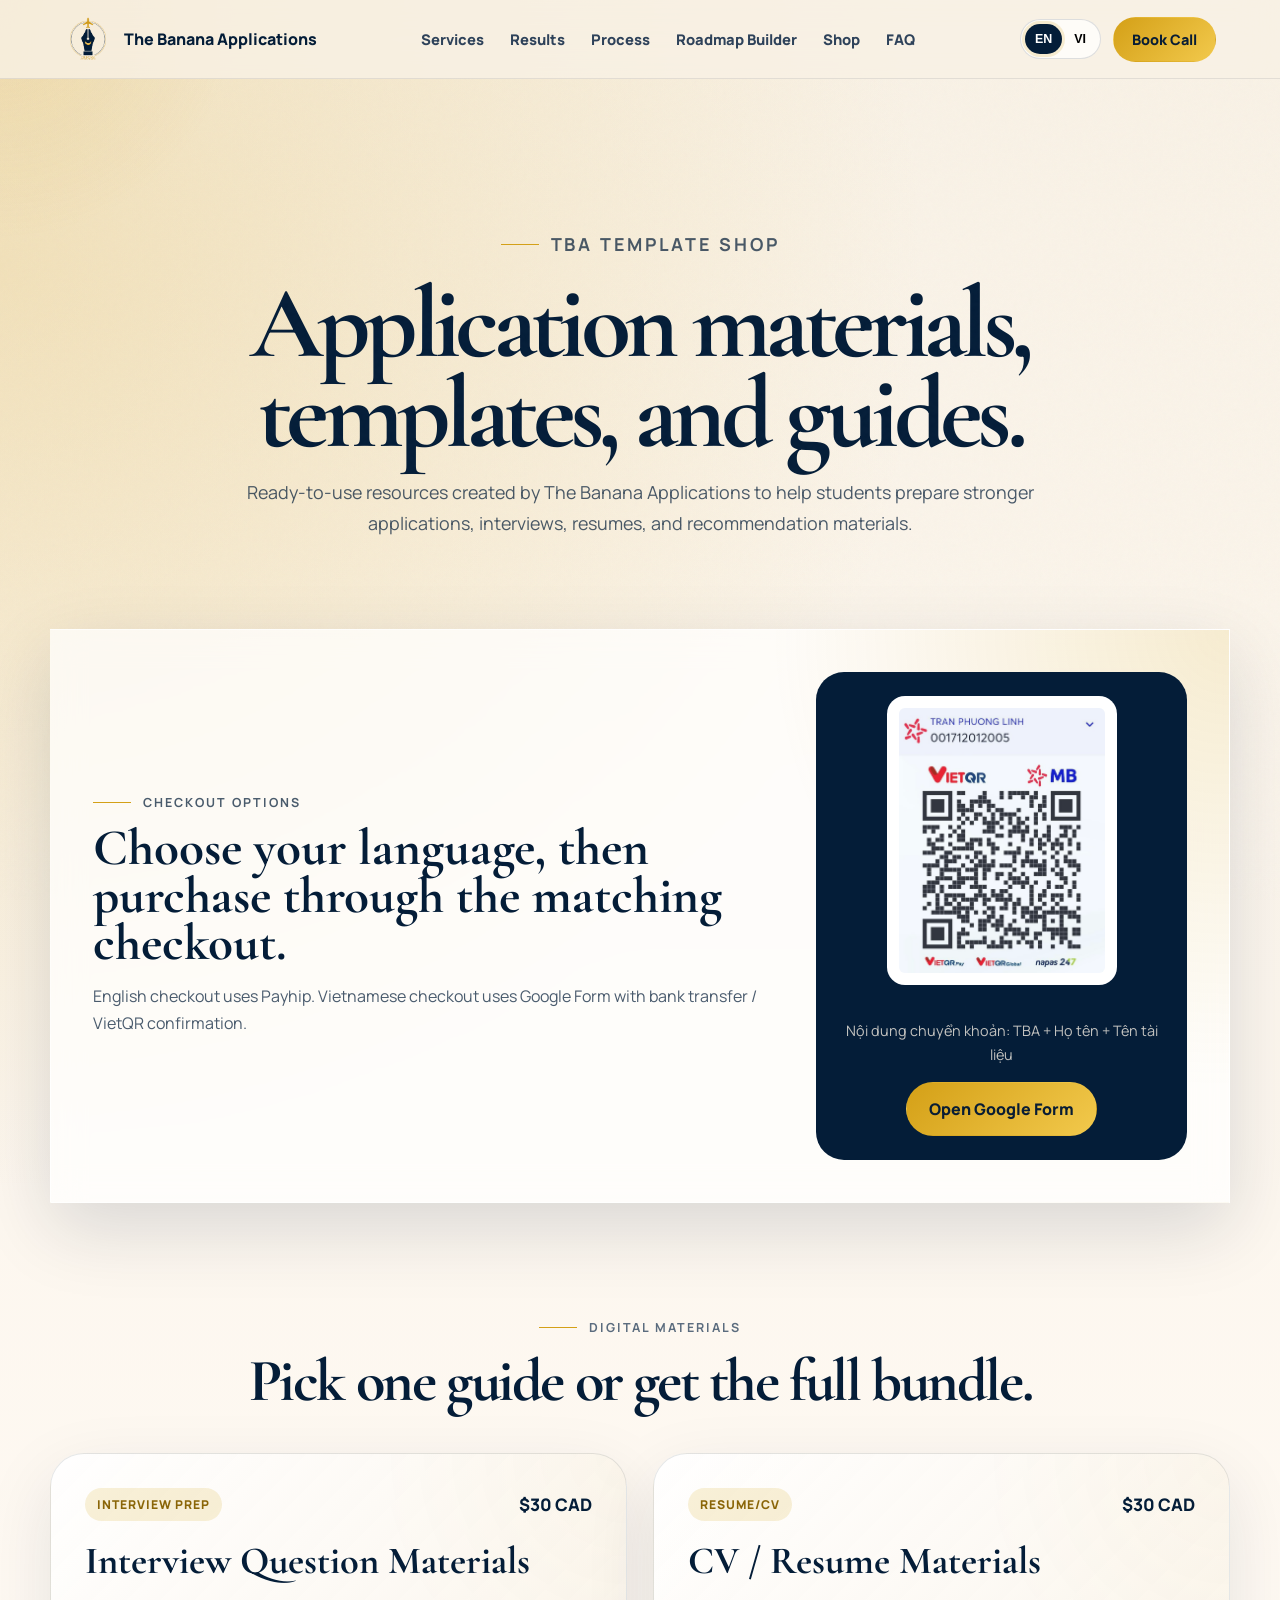
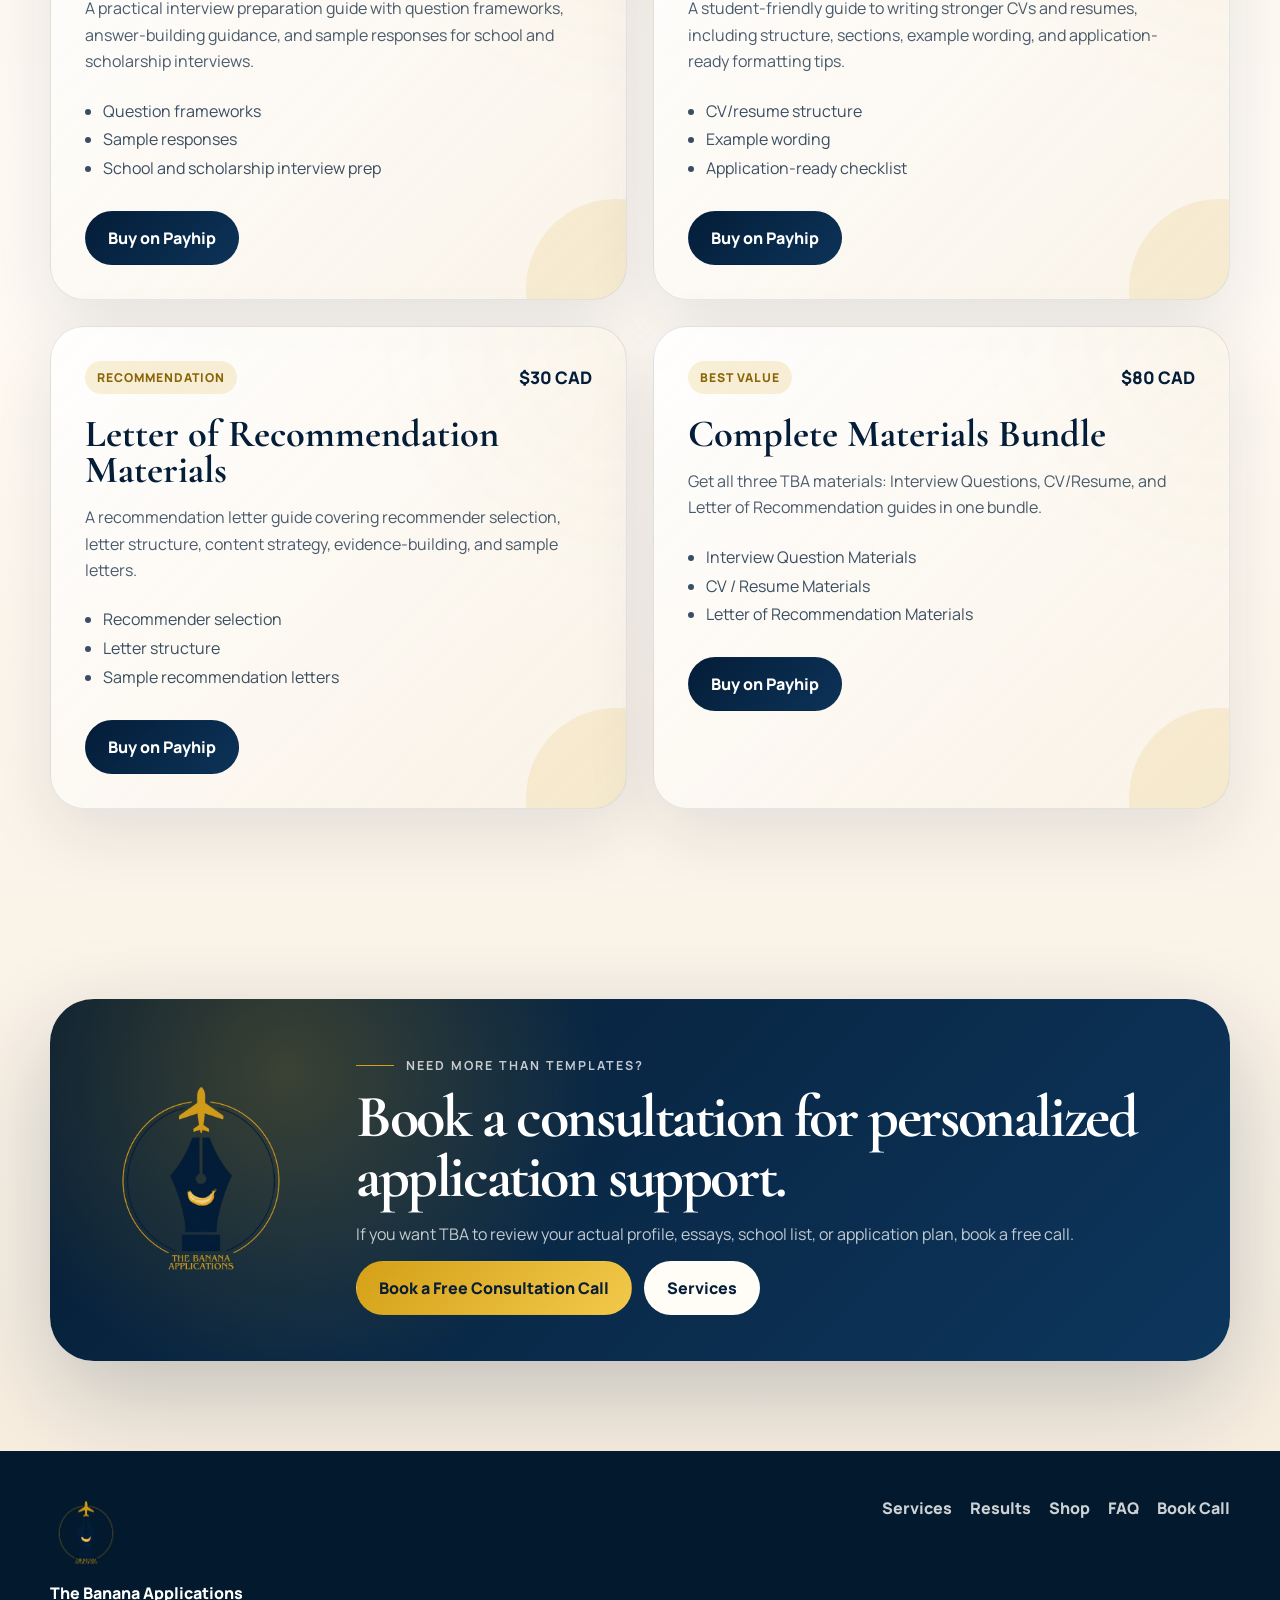
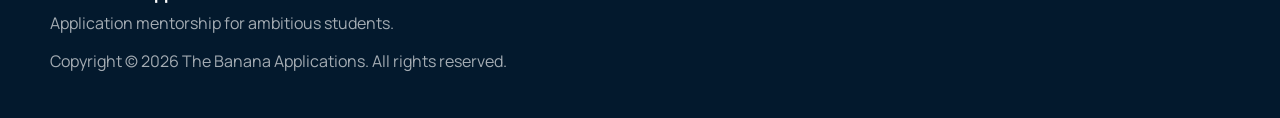
<file: shop.html>
<!doctype html>
<html lang="en">
<head>
  <meta charset="utf-8" />
  <meta name="viewport" content="width=device-width, initial-scale=1" />
  <title>Template Shop | The Banana Applications</title>
  <meta name="description" content="Buy The Banana Applications digital application materials, templates, and guides." />
  <meta name="theme-color" content="#041d38" />
  <meta property="og:title" content="TBA Template Shop" />
  <meta property="og:description" content="Application materials, templates, and guides by The Banana Applications." />
  <meta property="og:image" content="tba-logo.png" />
  <link rel="icon" href="tba-logo.png" />
  <link rel="preconnect" href="https://fonts.googleapis.com">
  <link rel="preconnect" href="https://fonts.gstatic.com" crossorigin>
  <link href="https://fonts.googleapis.com/css2?family=Cormorant+Garamond:wght@500;600;700&family=Manrope:wght@400;500;600;700;800&display=swap" rel="stylesheet">
  <link rel="stylesheet" href="styles.css" />
</head>

<body data-page="shop">
  <div class="cursor-glow" id="cursorGlow"></div>
  <div class="page-noise"></div>

  <header class="site-header" id="top">
    <a class="brand" href="index.html#top" aria-label="The Banana Applications home">
      <img src="tba-logo.png" alt="The Banana Applications logo" />
      <span>The Banana Applications</span>
    </a>

    <nav class="desktop-nav" aria-label="Main navigation">
      <a href="index.html#services" data-i18n="navServices">Services</a>
      <a href="results.html" data-i18n="navResults">Results</a>
      <a href="index.html#process" data-i18n="navProcess">Process</a>
      <a href="index.html#roadmap" data-i18n="navRoadmap">Roadmap Builder</a>
      <a href="shop.html" data-i18n="navShop">Shop</a>
      <a href="index.html#faq" data-i18n="navFAQ">FAQ</a>
    </nav>

    <div class="header-actions">
      <button class="lang-toggle" type="button" aria-label="Switch language">
        <span class="lang-pill active" data-lang="en">EN</span>
        <span class="lang-pill" data-lang="vi">VI</span>
      </button>
      <a class="btn btn-gold btn-small book-link" href="#" target="_blank" rel="noopener" data-i18n="bookShort">Book Call</a>
      <button class="menu-button" type="button" aria-label="Open menu">☰</button>
    </div>
  </header>

  <div class="mobile-menu" aria-label="Mobile navigation">
    <a href="index.html#services" data-i18n="navServices">Services</a>
    <a href="results.html" data-i18n="navResults">Results</a>
    <a href="index.html#process" data-i18n="navProcess">Process</a>
    <a href="index.html#roadmap" data-i18n="navRoadmap">Roadmap Builder</a>
    <a href="shop.html" data-i18n="navShop">Shop</a>
    <a href="index.html#faq" data-i18n="navFAQ">FAQ</a>
  </div>

  <main id="main">
    <section class="shop-hero section-shell">
      <p class="eyebrow centered">
        <span></span>
        <strong data-i18n="shopEyebrow">TBA Template Shop</strong>
      </p>
      <h1 data-i18n="shopTitle">Application materials, templates, and guides.</h1>
      <p data-i18n="shopSubtitle">
        Ready-to-use resources created by The Banana Applications to help students prepare stronger applications, interviews, resumes, and recommendation materials.
      </p>
    </section>

    <section class="shop-payment section-shell">
      <div class="shop-payment-card premium-card">
        <div>
          <p class="eyebrow">
            <span></span>
            <strong data-i18n="paymentEyebrow">Checkout options</strong>
          </p>
          <h2 data-i18n="paymentTitle">Choose your language, then purchase through the matching checkout.</h2>
          <p data-i18n="paymentBody">
            English checkout uses Payhip. Vietnamese checkout uses Google Form with bank transfer / VietQR confirmation.
          </p>
        </div>

        <div class="payment-mini-card">
          <img id="paymentQr" src="QR.png" alt="Vietnam payment QR code" />
          <p id="transferNote">Nội dung chuyển khoản: TBA + Họ tên + Tên tài liệu</p>
          <a class="btn btn-gold" id="vietFormBtn" href="#" target="_blank" rel="noopener" data-i18n="openForm">Open Google Form</a>
        </div>
      </div>
    </section>

    <section class="shop-products section-shell">
      <div class="section-heading reveal">
        <p class="eyebrow centered">
          <span></span>
          <strong data-i18n="materialsEyebrow">Digital materials</strong>
        </p>
        <h2 data-i18n="materialsTitle">Pick one guide or get the full bundle.</h2>
      </div>

      <div class="shop-grid" id="shopGrid"></div>
    </section>

    <section class="final-cta" id="contact">
      <div class="section-shell final-card reveal">
        <img src="tba-logo.png" alt="The Banana Applications logo" />
        <div>
          <p class="eyebrow">
            <span></span>
            <strong data-i18n="shopCtaEyebrow">Need more than templates?</strong>
          </p>
          <h2 data-i18n="shopCtaTitle">Book a consultation for personalized application support.</h2>
          <p data-i18n="shopCtaBody">If you want TBA to review your actual profile, essays, school list, or application plan, book a free call.</p>
          <div class="final-actions">
            <a class="btn btn-gold book-link" href="#" target="_blank" rel="noopener" data-i18n="bookFull">Book a Free Consultation Call</a>
            <a class="btn btn-light" href="index.html#services" data-i18n="navServices">Services</a>
          </div>
        </div>
      </div>
    </section>
  </main>

  <footer class="site-footer">
    <div class="section-shell footer-grid">
      <div>
        <img src="tba-logo.png" alt="The Banana Applications logo" />
        <p>The Banana Applications</p>
        <span data-i18n="footerTagline">Application mentorship for ambitious students.</span>
        <span class="copyright">Copyright © 2026 The Banana Applications. All rights reserved.</span>
      </div>

      <div class="footer-links">
        <a href="index.html#services" data-i18n="navServices">Services</a>
        <a href="results.html" data-i18n="navResults">Results</a>
        <a href="shop.html" data-i18n="navShop">Shop</a>
        <a href="index.html#faq" data-i18n="navFAQ">FAQ</a>
        <a class="book-link" href="#" target="_blank" rel="noopener" data-i18n="bookShort">Book Call</a>
      </div>
    </div>
  </footer>

  <script src="data.js"></script>
  <script src="script.js"></script>
</body>
</html>
</file>
<file: styles.css>
:root{--navy:#041d38;--navy2:#092947;--gold:#d4a017;--gold2:#f2c94c;--cream:#f8f1e5;--ivory:#fffaf0;--ink:#0b1f35;--muted:#617084;--line:rgba(4,29,56,.13);--shadow:0 26px 70px rgba(4,29,56,.14);--shadow2:0 36px 100px rgba(4,29,56,.22);--radius:28px;--serif:"Cormorant Garamond",Georgia,serif;--sans:"Manrope",system-ui,sans-serif}*{box-sizing:border-box}html{scroll-behavior:smooth}body{margin:0;background:radial-gradient(circle at 0 8%,rgba(212,160,23,.22),transparent 28%),linear-gradient(180deg,var(--cream),#fffaf4 55%,#f6ecdc);color:var(--ink);font-family:var(--sans);overflow-x:hidden}.page-noise{position:fixed;inset:0;pointer-events:none;opacity:.42;background-image:url("data:image/svg+xml,%3Csvg viewBox='0 0 200 200' xmlns='http://www.w3.org/2000/svg'%3E%3Cfilter id='n'%3E%3CfeTurbulence type='fractalNoise' baseFrequency='.9' numOctaves='4' stitchTiles='stitch'/%3E%3C/filter%3E%3Crect width='100%25' height='100%25' filter='url(%23n)' opacity='.05'/%3E%3C/svg%3E");z-index:0}.cursor-glow{position:fixed;width:520px;height:520px;border-radius:50%;background:radial-gradient(circle,rgba(212,160,23,.19),transparent 65%);pointer-events:none;transform:translate(-50%,-50%);z-index:0;opacity:.8}.skip-link{position:absolute;left:-999px}.skip-link:focus{left:20px;top:20px;z-index:99}.section-shell{width:min(1180px,calc(100% - 42px));margin:0 auto}.site-header{position:sticky;top:0;z-index:50;display:flex;align-items:center;justify-content:space-between;padding:15px min(5vw,72px);background:rgba(248,241,229,.82);backdrop-filter:blur(18px);border-bottom:1px solid rgba(4,29,56,.09)}.brand{display:flex;align-items:center;gap:12px;color:var(--navy);text-decoration:none;font-weight:850}.brand img{width:48px;height:48px;object-fit:contain}.desktop-nav{display:flex;gap:26px;align-items:center}.desktop-nav a,.mobile-menu a{color:#2e425a;text-decoration:none;font-weight:800;font-size:.92rem}.desktop-nav a:hover{color:var(--gold)}.header-actions{display:flex;gap:12px;align-items:center}.lang-toggle{border:1px solid var(--line);background:rgba(255,255,255,.7);padding:4px;border-radius:999px;display:flex;gap:2px;cursor:pointer}.lang-pill{padding:8px 10px;border-radius:999px;font-weight:900;font-size:.78rem}.lang-pill.active{background:var(--navy);color:white;box-shadow:0 0 0 3px rgba(212,160,23,.18)}.btn{display:inline-flex;align-items:center;justify-content:center;border-radius:999px;padding:15px 22px;border:1px solid transparent;text-decoration:none;font-weight:900;transition:.25s ease;cursor:pointer}.btn:hover{transform:translateY(-2px);box-shadow:0 18px 38px rgba(4,29,56,.15)}.btn-small{padding:12px 18px;font-size:.9rem}.btn-gold{background:linear-gradient(135deg,var(--gold),var(--gold2));color:#091d34}.btn-navy{background:linear-gradient(135deg,var(--navy),#0c3358);color:white}.btn-outline{border-color:rgba(4,29,56,.18);background:rgba(255,255,255,.6);color:var(--navy)}.btn-light{background:#fffdf6;color:var(--navy);border-color:rgba(255,255,255,.45)}.menu-button{display:none;border:0;background:var(--navy);color:white;border-radius:12px;padding:9px 12px}.mobile-menu{display:none;position:sticky;top:79px;z-index:49;background:rgba(248,241,229,.96);padding:14px 22px;border-bottom:1px solid var(--line)}.mobile-menu.open{display:grid;gap:12px}.hero{position:relative;display:grid;grid-template-columns:1.05fr .95fr;gap:58px;align-items:center;min-height:760px;padding:90px 0}.eyebrow{display:flex;gap:12px;align-items:center;color:var(--gold);letter-spacing:.16em;text-transform:uppercase;font-size:.78rem;font-weight:900}.eyebrow span{width:38px;height:1px;background:var(--gold);display:inline-block}.eyebrow.centered{justify-content:center}.hero h1,.results-hero h1{font-family:var(--serif);font-size:clamp(4rem,8vw,7.8rem);line-height:.88;letter-spacing:-.055em;margin:22px 0;color:var(--navy)}.hero-subtitle{font-size:1.18rem;line-height:1.75;color:#465a70;max-width:780px}.hero-buttons{display:flex;gap:14px;flex-wrap:wrap;margin-top:30px}.trust-row{margin-top:28px;display:grid;grid-template-columns:repeat(3,1fr);gap:10px}.trust-row div{border:1px solid var(--line);border-radius:18px;padding:14px;background:rgba(255,255,255,.45)}.trust-row strong{display:block;color:var(--navy)}.trust-row span{color:var(--muted);font-size:.86rem}.premium-card{background:linear-gradient(145deg,rgba(255,255,255,.78),rgba(248,241,229,.45));border:1px solid rgba(255,255,255,.72);box-shadow:var(--shadow);backdrop-filter:blur(16px)}.hero-card{min-height:500px;border-radius:45px;background:radial-gradient(circle at 40% 35%,rgba(212,160,23,.22),transparent 25%),linear-gradient(145deg,#08213c,#0e365a 65%,#041d38);position:relative;overflow:hidden;display:grid;place-items:center;box-shadow:var(--shadow2)}.hero-grid-lines{position:absolute;inset:0;background:linear-gradient(rgba(255,255,255,.035) 1px,transparent 1px),linear-gradient(90deg,rgba(255,255,255,.035) 1px,transparent 1px);background-size:46px 46px;mask-image:radial-gradient(circle,black 15%,transparent 72%)}.hero-logo{width:min(360px,60%);filter:drop-shadow(0 22px 30px rgba(0,0,0,.32));z-index:2}.orbit{position:absolute;border:1px solid rgba(212,160,23,.38);border-radius:50%;animation:spin 18s linear infinite}.orbit-one{width:78%;height:78%}.orbit-two{width:58%;height:58%;border-color:rgba(248,241,229,.22);animation-duration:28s}.floating-note,.floating-stat{position:absolute;z-index:3;border:1px solid rgba(255,255,255,.18);background:rgba(255,255,255,.12);backdrop-filter:blur(14px);color:white;border-radius:20px;padding:18px 20px;box-shadow:0 24px 55px rgba(0,0,0,.18)}.floating-note span,.floating-stat span{display:block;font-weight:900;font-size:.78rem;color:rgba(255,255,255,.72)}.floating-note strong,.floating-stat strong{font-family:var(--serif);font-size:1.5rem}.top-left{top:70px;left:55px}.bottom-right{right:48px;bottom:52px}.floating-stat{right:55px;top:48px;text-align:center}.intro-band,.signature-section,.why-section{padding:90px 0;background:rgba(255,255,255,.36);border-top:1px solid var(--line);border-bottom:1px solid var(--line)}.intro-grid,.signature-grid,.why-grid,.roadmap-grid{display:grid;grid-template-columns:1fr 1fr;gap:55px;align-items:center}.intro-grid h2,.section-heading h2,.signature-grid h2,.why-grid h2,.roadmap-grid h2,.results-top h2,.university-heading h2,.final-card h2{font-family:var(--serif);font-size:clamp(2.5rem,4.7vw,4.4rem);line-height:1;letter-spacing:-.04em;margin:12px 0;color:var(--navy)}.intro-grid p,.signature-grid p,.why-grid p,.section-heading p,.results-top p,.roadmap-grid p{color:#5b6c7e;line-height:1.85}.metric-panel{display:grid;grid-template-columns:repeat(4,1fr);gap:1px;padding:46px 0}.metric-panel div{padding:28px;border:1px solid var(--line);background:rgba(255,255,255,.4)}.metric-panel span{font-family:var(--serif);font-weight:800;font-size:3.4rem;color:var(--navy)}.metric-panel p{margin:4px 0 0;color:var(--muted);font-weight:800}.university-strip{padding:75px 0;overflow:hidden}.university-heading{text-align:center;margin-bottom:34px}.logo-marquee{border-block:1px solid rgba(4,29,56,.12);background:rgba(255,255,255,.42);padding:24px 0;white-space:nowrap}.logo-track{display:inline-flex;gap:58px;align-items:center;animation:marquee 35s linear infinite}.school-wordmark{font-family:var(--serif);font-size:2.2rem;font-weight:800;color:var(--navy);opacity:.88}.school-wordmark:nth-child(3n){color:#5b2a86}.school-wordmark:nth-child(4n){color:#8c1515}.section-heading{text-align:center;max-width:790px;margin:0 auto 42px}.services,.process,.resources,.faq,.testimonials{padding:92px 0}.service-grid{display:grid;grid-template-columns:repeat(3,1fr);gap:18px}.service-card{position:relative;border-radius:28px;padding:28px;background:rgba(255,255,255,.56);border:1px solid rgba(4,29,56,.12);box-shadow:0 18px 50px rgba(4,29,56,.08);overflow:hidden;transition:.25s ease}.service-card:hover{transform:translateY(-5px);box-shadow:var(--shadow)}.service-icon{width:48px;height:48px;border-radius:16px;background:var(--navy);color:var(--gold2);display:grid;place-items:center;font-size:1.25rem;margin-bottom:24px}.service-card h3{font-family:var(--serif);font-size:1.8rem;margin:0 0 10px;color:var(--navy)}.service-card p{color:#5e6f81;line-height:1.7}.deliver-list{margin:18px 0 0;padding:0;display:grid;gap:8px;list-style:none}.deliver-list li{font-size:.86rem;color:#243c55;font-weight:800}.deliver-list li:before{content:'✓';color:var(--gold);margin-right:8px}.method-cards{display:grid;gap:14px}.method-cards article{padding:24px;border-radius:24px;background:rgba(255,255,255,.55);border:1px solid var(--line)}.method-cards b{color:var(--gold)}.method-cards h3{margin:8px 0;color:var(--navy)}.process-timeline{position:relative;display:grid;gap:20px}.process-timeline:before{content:"";position:absolute;left:34px;top:20px;bottom:20px;width:1px;background:linear-gradient(var(--gold),rgba(4,29,56,.1))}.process-card{position:relative;margin-left:70px;padding:28px;border-radius:28px;background:rgba(255,255,255,.6);border:1px solid var(--line);box-shadow:0 18px 50px rgba(4,29,56,.08)}.process-card .num{position:absolute;left:-70px;top:22px;width:68px;height:68px;border-radius:50%;display:grid;place-items:center;background:linear-gradient(135deg,var(--navy),#0e365a);color:var(--gold2);font-weight:900;border:5px solid var(--cream)}.process-card h3{font-family:var(--serif);font-size:2rem;margin:0 0 8px;color:var(--navy)}.process-card p{color:#5b6c7e;line-height:1.75}.process-output{display:inline-flex;margin-top:12px;border-radius:999px;background:rgba(212,160,23,.14);color:#6b4b00;padding:8px 12px;font-weight:900;font-size:.85rem}.roadmap-section{padding:92px 0;background:linear-gradient(135deg,#071f38,#0c3358);color:white}.roadmap-grid h2,.roadmap-grid .eyebrow,.roadmap-grid p{color:white}.roadmap-card{padding:30px;border-radius:32px;background:rgba(255,255,255,.1);border-color:rgba(255,255,255,.16)}.quiz-step{display:grid;gap:8px;margin-bottom:16px}.quiz-step label{font-weight:900;color:rgba(255,255,255,.82)}.quiz-step select,.results-tools input,.results-tools select{width:100%;border:1px solid rgba(4,29,56,.15);background:white;border-radius:16px;padding:14px 16px;font:inherit;color:var(--navy)}.roadmap-output{display:none;margin-top:18px;padding:18px;border-radius:22px;background:rgba(255,255,255,.12);border:1px solid rgba(255,255,255,.18);line-height:1.7}.roadmap-output.show{display:block}.results-section{padding:95px 0;background:rgba(4,29,56,.04)}.results-top{display:grid;grid-template-columns:1.05fr .95fr;gap:40px;align-items:end;margin-bottom:34px}.results-grid{display:grid;grid-template-columns:repeat(2,1fr);gap:22px}.result-card{background:#fffdf6;border-radius:30px;overflow:hidden;border:1px solid var(--line);box-shadow:0 20px 60px rgba(4,29,56,.1);transition:.25s ease;display:flex;flex-direction:column}.result-card:hover{transform:translateY(-4px);box-shadow:var(--shadow)}.result-image{aspect-ratio:1.05/1;background:#ead8c2;overflow:hidden}.result-image img{width:100%;height:100%;object-fit:cover;display:block}.result-body{padding:24px}.result-category{display:inline-flex;border-radius:999px;background:rgba(212,160,23,.16);color:#6a4b00;padding:7px 12px;font-weight:900;font-size:.76rem;text-transform:uppercase;letter-spacing:.08em}.result-body h3{font-family:var(--serif);font-size:2.2rem;margin:14px 0 8px;color:var(--navy)}.result-body p{color:#5b6c7e;line-height:1.65}.tag-row{display:flex;gap:8px;flex-wrap:wrap}.tag-row span{font-size:.75rem;font-weight:900;color:var(--navy);background:rgba(4,29,56,.07);border-radius:999px;padding:6px 9px}.result-open{margin-top:14px;border:0;background:transparent;color:var(--gold);font-weight:900;cursor:pointer}.inline-cta{margin-top:28px;border-radius:34px;background:linear-gradient(135deg,var(--navy),#0e365a);color:white;padding:30px;display:flex;align-items:center;justify-content:space-between;gap:20px;box-shadow:var(--shadow2)}.inline-cta p{margin:0;color:rgba(255,255,255,.72);font-weight:900}.inline-cta h3{font-family:var(--serif);font-size:2.4rem;margin:6px 0 0}.cta-actions{display:flex;gap:12px;flex-wrap:wrap}.testimonials{display:grid;place-items:center}.testimonial-card{max-width:820px;padding:44px;border-radius:38px;text-align:center}.quote-mark{font-family:var(--serif);font-size:6rem;color:var(--gold);line-height:0;margin:32px 0}.testimonial-card p:not(.quote-mark){font-family:var(--serif);font-size:2.4rem;line-height:1.1;color:var(--navy)}.testimonial-card strong{display:block}.testimonial-card span{color:var(--muted)}.mini-link{border:0;background:transparent;color:var(--gold);font-weight:900;margin-top:18px;cursor:pointer}.faq-list{max-width:880px;margin:auto;display:grid;gap:12px}.faq-item{border:1px solid var(--line);border-radius:22px;background:rgba(255,255,255,.56);overflow:hidden}.faq-q{width:100%;border:0;background:transparent;padding:20px 22px;display:flex;justify-content:space-between;align-items:center;font-weight:900;color:var(--navy);font-size:1rem;cursor:pointer}.faq-a{display:none;padding:0 22px 22px;color:#5b6c7e;line-height:1.75}.faq-item.open .faq-a{display:block}.final-cta{padding:90px 0}.final-card{border-radius:44px;background:radial-gradient(circle at 20% 20%,rgba(212,160,23,.25),transparent 32%),linear-gradient(135deg,#061d34,#0d365d);color:white;padding:46px;display:grid;grid-template-columns:220px 1fr;gap:40px;align-items:center;box-shadow:var(--shadow2)}.final-card img{width:210px}.final-card h2{color:white}.final-card p{color:rgba(255,255,255,.75)}.final-actions{display:flex;gap:12px;flex-wrap:wrap}.site-footer{padding:46px 0;background:#03192d;color:white}.footer-grid{display:flex;justify-content:space-between;gap:30px}.footer-grid img{width:72px}.footer-grid p{font-weight:900;margin:8px 0}.footer-grid span{display:block;color:rgba(255,255,255,.64);margin-top:6px}.copyright{margin-top:16px!important}.footer-links{display:flex;gap:18px;flex-wrap:wrap;align-items:flex-start}.footer-links a{color:rgba(255,255,255,.8);text-decoration:none;font-weight:800}.results-hero{display:grid;grid-template-columns:1.1fr .9fr;gap:50px;align-items:center;min-height:520px;padding:85px 0}.results-hero-card{border-radius:36px;padding:34px;text-align:center}.results-hero-card img{width:210px}.full-results{padding-top:70px}.results-tools{display:grid;grid-template-columns:1fr 220px;gap:14px;margin:0 0 16px}.filter-row{display:flex;gap:10px;flex-wrap:wrap;margin:0 0 26px}.filter-btn{border:1px solid var(--line);background:rgba(255,255,255,.62);padding:10px 14px;border-radius:999px;font-weight:900;color:var(--navy);cursor:pointer}.filter-btn.active{background:var(--navy);color:white}.result-modal{border:0;border-radius:34px;max-width:980px;width:calc(100% - 30px);padding:0;background:#fffdf6;box-shadow:var(--shadow2)}.result-modal::backdrop{background:rgba(4,29,56,.68);backdrop-filter:blur(8px)}.modal-close{position:absolute;right:16px;top:12px;z-index:2;border:0;background:var(--navy);color:white;width:38px;height:38px;border-radius:50%;font-size:1.4rem}.modal-layout{display:grid;grid-template-columns:1fr 1fr}.modal-layout img{width:100%;height:100%;object-fit:cover}.modal-copy{padding:40px}.modal-copy h2{font-family:var(--serif);font-size:3rem;color:var(--navy);line-height:1;margin:12px 0}.reveal{opacity:0;transform:translateY(22px);transition:opacity .7s ease,transform .7s ease}.reveal.visible{opacity:1;transform:none}.delay-1{transition-delay:.12s}.delay-2{transition-delay:.24s}@keyframes spin{to{transform:rotate(360deg)}}@keyframes marquee{from{transform:translateX(0)}to{transform:translateX(-50%)}}@media(max-width:980px){.desktop-nav{display:none}.menu-button{display:block}.hero,.intro-grid,.signature-grid,.roadmap-grid,.results-top,.results-hero,.final-card{grid-template-columns:1fr}.hero{padding:55px 0;min-height:auto}.hero h1,.results-hero h1{font-size:clamp(3.3rem,16vw,5.2rem)}.service-grid,.results-grid,.metric-panel{grid-template-columns:1fr}.trust-row{grid-template-columns:1fr}.hero-card{min-height:430px}.final-card{text-align:center}.final-card img{margin:auto}.footer-grid{display:grid}.results-tools{grid-template-columns:1fr}.modal-layout{grid-template-columns:1fr}.modal-layout img{max-height:520px}}@media(max-width:620px){.section-shell{width:min(100% - 28px,1180px)}.brand span{display:none}.btn{width:100%;padding:14px 18px}.btn-small{width:auto}.hero-buttons,.final-actions,.cta-actions{width:100%}.hero-card{min-height:360px;border-radius:32px}.floating-note{display:none}.floating-stat{right:20px;top:20px}.intro-band,.services,.process,.faq,.final-cta,.results-section,.roadmap-section{padding:62px 0}.inline-cta{display:grid}.service-card,.process-card{border-radius:24px}.process-card{margin-left:48px}.process-timeline:before{left:24px}.process-card .num{left:-54px;width:52px;height:52px}.school-wordmark{font-size:1.6rem}.site-header{padding:12px 16px}.hero-subtitle{font-size:1rem}.testimonial-card p:not(.quote-mark){font-size:1.7rem}.result-body h3{font-size:1.8rem}}..school-logo-card {
  min-width: 230px;
  height: 96px;
  padding: 22px 36px;
  display: flex;
  align-items: center;
  justify-content: center;
  opacity: 0.86;
  filter: grayscale(100%);
  transition: transform 0.25s ease, opacity 0.25s ease, filter 0.25s ease;
}

.school-logo-card:hover {
  opacity: 1;
  filter: grayscale(0%);
  transform: translateY(-3px);
}

.school-logo-card img {
  max-width: 185px;
  max-height: 58px;
  width: auto;
  height: auto;
  object-fit: contain;
  display: block;
}

.shop-hero {
  padding-top: 150px;
  padding-bottom: 70px;
  text-align: center;
}

.shop-hero h1 {
  max-width: 980px;
  margin: 18px auto;
  font-family: "Cormorant Garamond", serif;
  font-size: clamp(3.8rem, 8vw, 8rem);
  line-height: 0.88;
  letter-spacing: -0.055em;
  color: #041d38;
}

.shop-hero p {
  max-width: 820px;
  margin: 0 auto;
  color: rgba(4, 29, 56, 0.72);
  font-size: 1.12rem;
  line-height: 1.75;
}

.shop-payment {
  padding-top: 20px;
  padding-bottom: 40px;
}

.shop-payment-card {
  display: grid;
  grid-template-columns: 1.3fr 0.7fr;
  gap: 34px;
  align-items: center;
  padding: 42px;
  background:
    radial-gradient(circle at top right, rgba(212, 160, 23, 0.18), transparent 35%),
    rgba(255, 255, 255, 0.72);
}

.shop-payment-card h2 {
  font-family: "Cormorant Garamond", serif;
  font-size: clamp(2.4rem, 4vw, 4.5rem);
  line-height: 0.92;
  color: #041d38;
  margin: 12px 0;
}

.shop-payment-card p {
  color: rgba(4, 29, 56, 0.72);
  line-height: 1.7;
}

.payment-mini-card {
  padding: 24px;
  border-radius: 28px;
  background: #041d38;
  color: #f8f1e5;
  text-align: center;
}

.payment-mini-card img {
  width: min(230px, 100%);
  border-radius: 18px;
  background: white;
  padding: 12px;
  margin-bottom: 14px;
}

.payment-mini-card p {
  color: rgba(248, 241, 229, 0.78);
  font-size: 0.9rem;
}

.shop-products {
  padding-top: 60px;
  padding-bottom: 100px;
}

.shop-grid {
  display: grid;
  grid-template-columns: repeat(2, minmax(0, 1fr));
  gap: 26px;
  margin-top: 42px;
}

.shop-card {
  position: relative;
  overflow: hidden;
  padding: 34px;
  border-radius: 34px;
  border: 1px solid rgba(4, 29, 56, 0.1);
  background:
    linear-gradient(135deg, rgba(255,255,255,0.88), rgba(248,241,229,0.76)),
    radial-gradient(circle at top right, rgba(212,160,23,0.18), transparent 35%);
  box-shadow: 0 24px 70px rgba(4, 29, 56, 0.1);
}

.shop-card::after {
  content: "";
  position: absolute;
  width: 180px;
  height: 180px;
  right: -80px;
  bottom: -80px;
  border-radius: 50%;
  background: rgba(212, 160, 23, 0.12);
}

.shop-card-top {
  position: relative;
  z-index: 1;
  display: flex;
  justify-content: space-between;
  gap: 16px;
  align-items: center;
  margin-bottom: 22px;
}

.shop-badge {
  display: inline-flex;
  padding: 8px 12px;
  border-radius: 999px;
  background: rgba(212, 160, 23, 0.16);
  color: #8a6507;
  font-size: 0.76rem;
  text-transform: uppercase;
  letter-spacing: 0.08em;
  font-weight: 800;
}

.shop-price {
  font-weight: 900;
  color: #041d38;
  font-size: 1.08rem;
}

.shop-card h2 {
  position: relative;
  z-index: 1;
  margin: 0 0 14px;
  font-family: "Cormorant Garamond", serif;
  font-size: clamp(2.2rem, 3vw, 3.6rem);
  line-height: 0.94;
  color: #041d38;
}

.shop-card p {
  position: relative;
  z-index: 1;
  color: rgba(4, 29, 56, 0.72);
  line-height: 1.65;
}

.shop-features {
  position: relative;
  z-index: 1;
  margin: 22px 0 28px;
  padding-left: 18px;
  color: rgba(4, 29, 56, 0.78);
  line-height: 1.8;
}

.shop-buy-btn {
  position: relative;
  z-index: 1;
}

@media (max-width: 820px) {
  .shop-payment-card,
  .shop-grid {
    grid-template-columns: 1fr;
  }

  .shop-payment-card {
    padding: 28px;
  }

  .shop-card {
    padding: 28px;
  }
}
</file>
